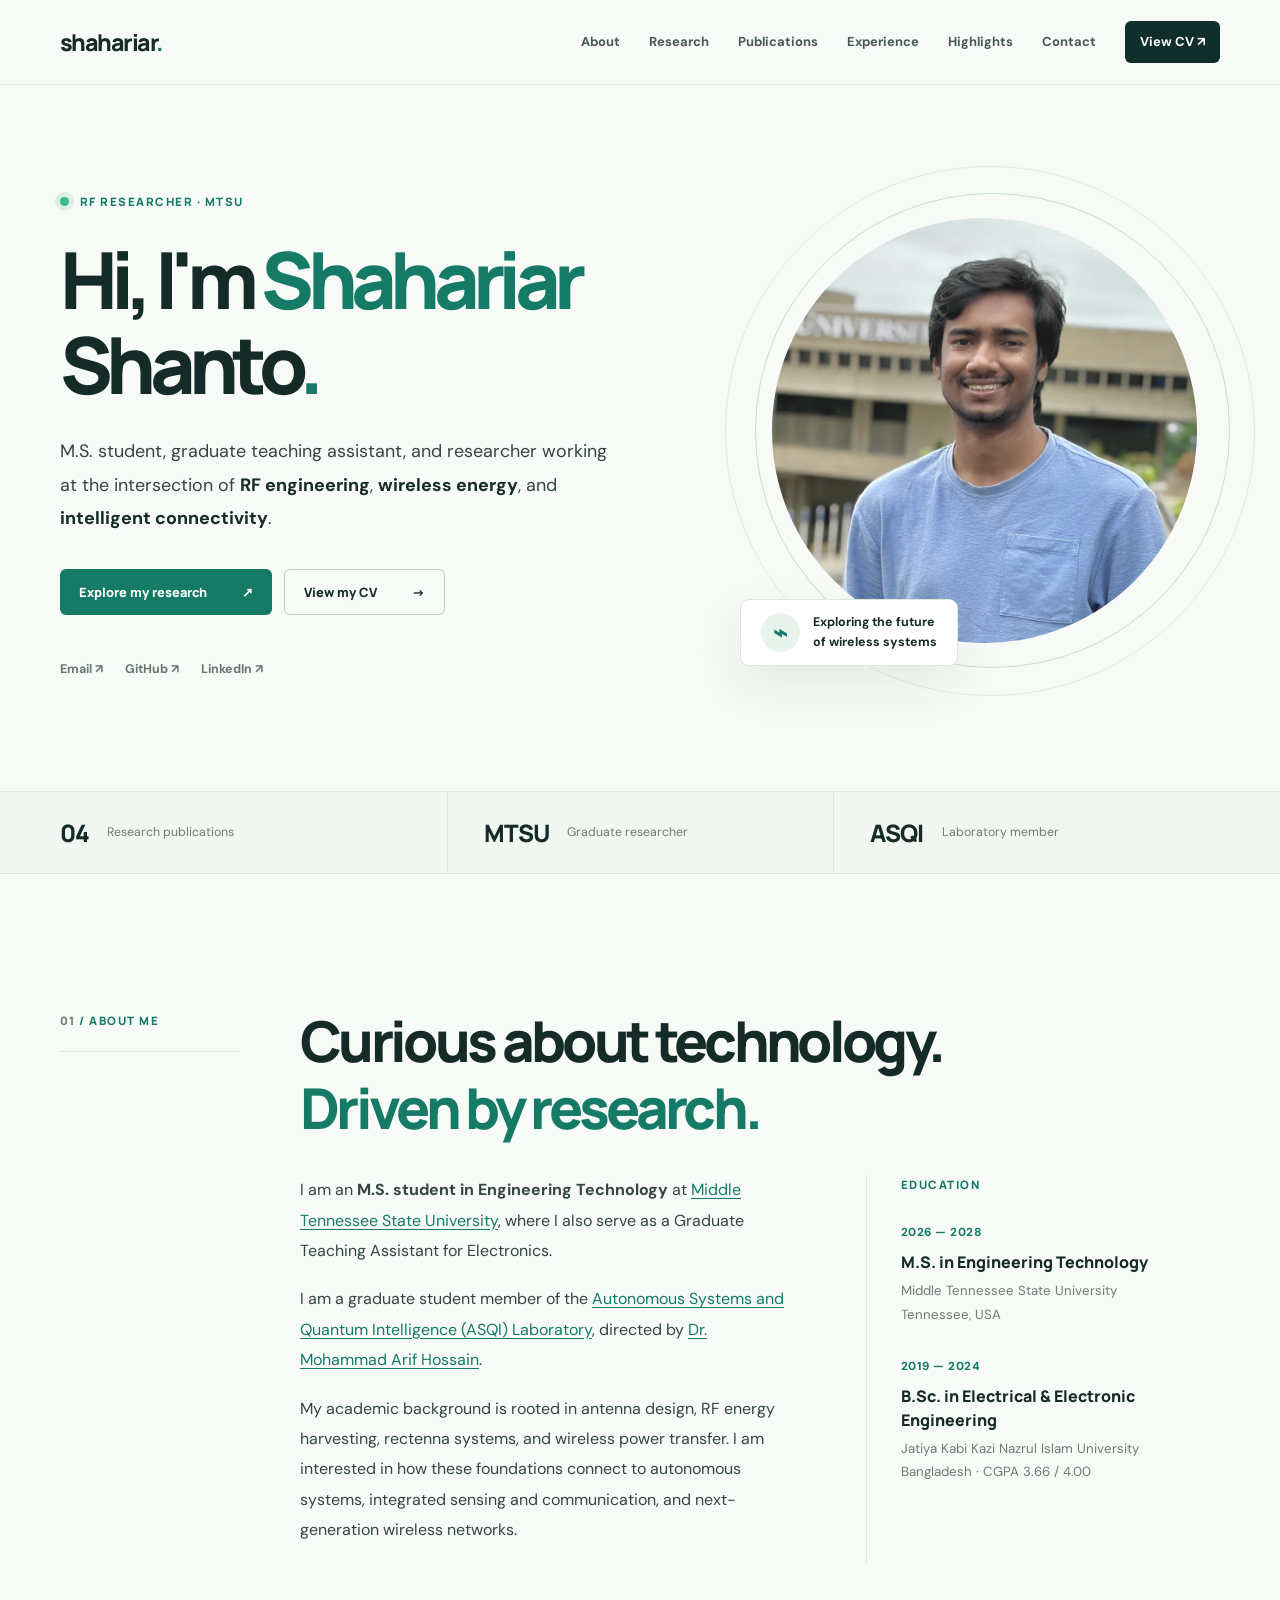
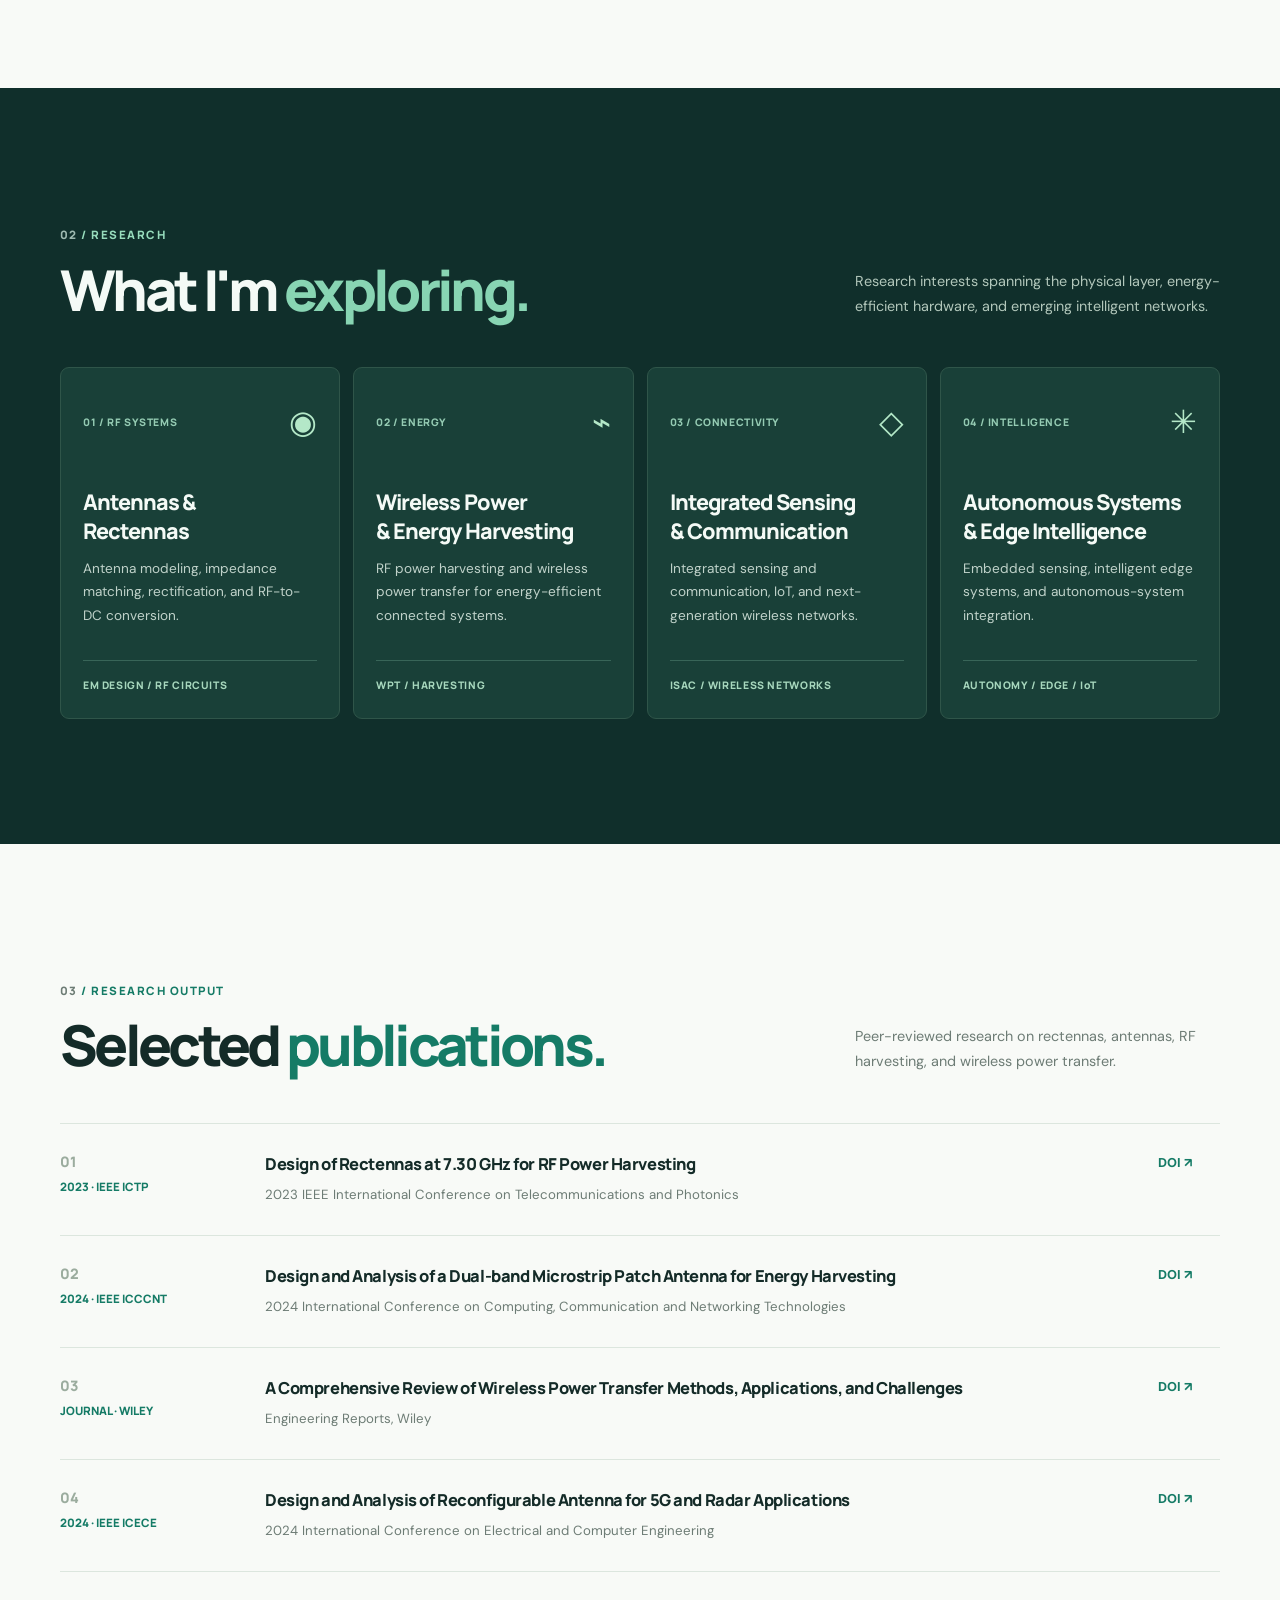
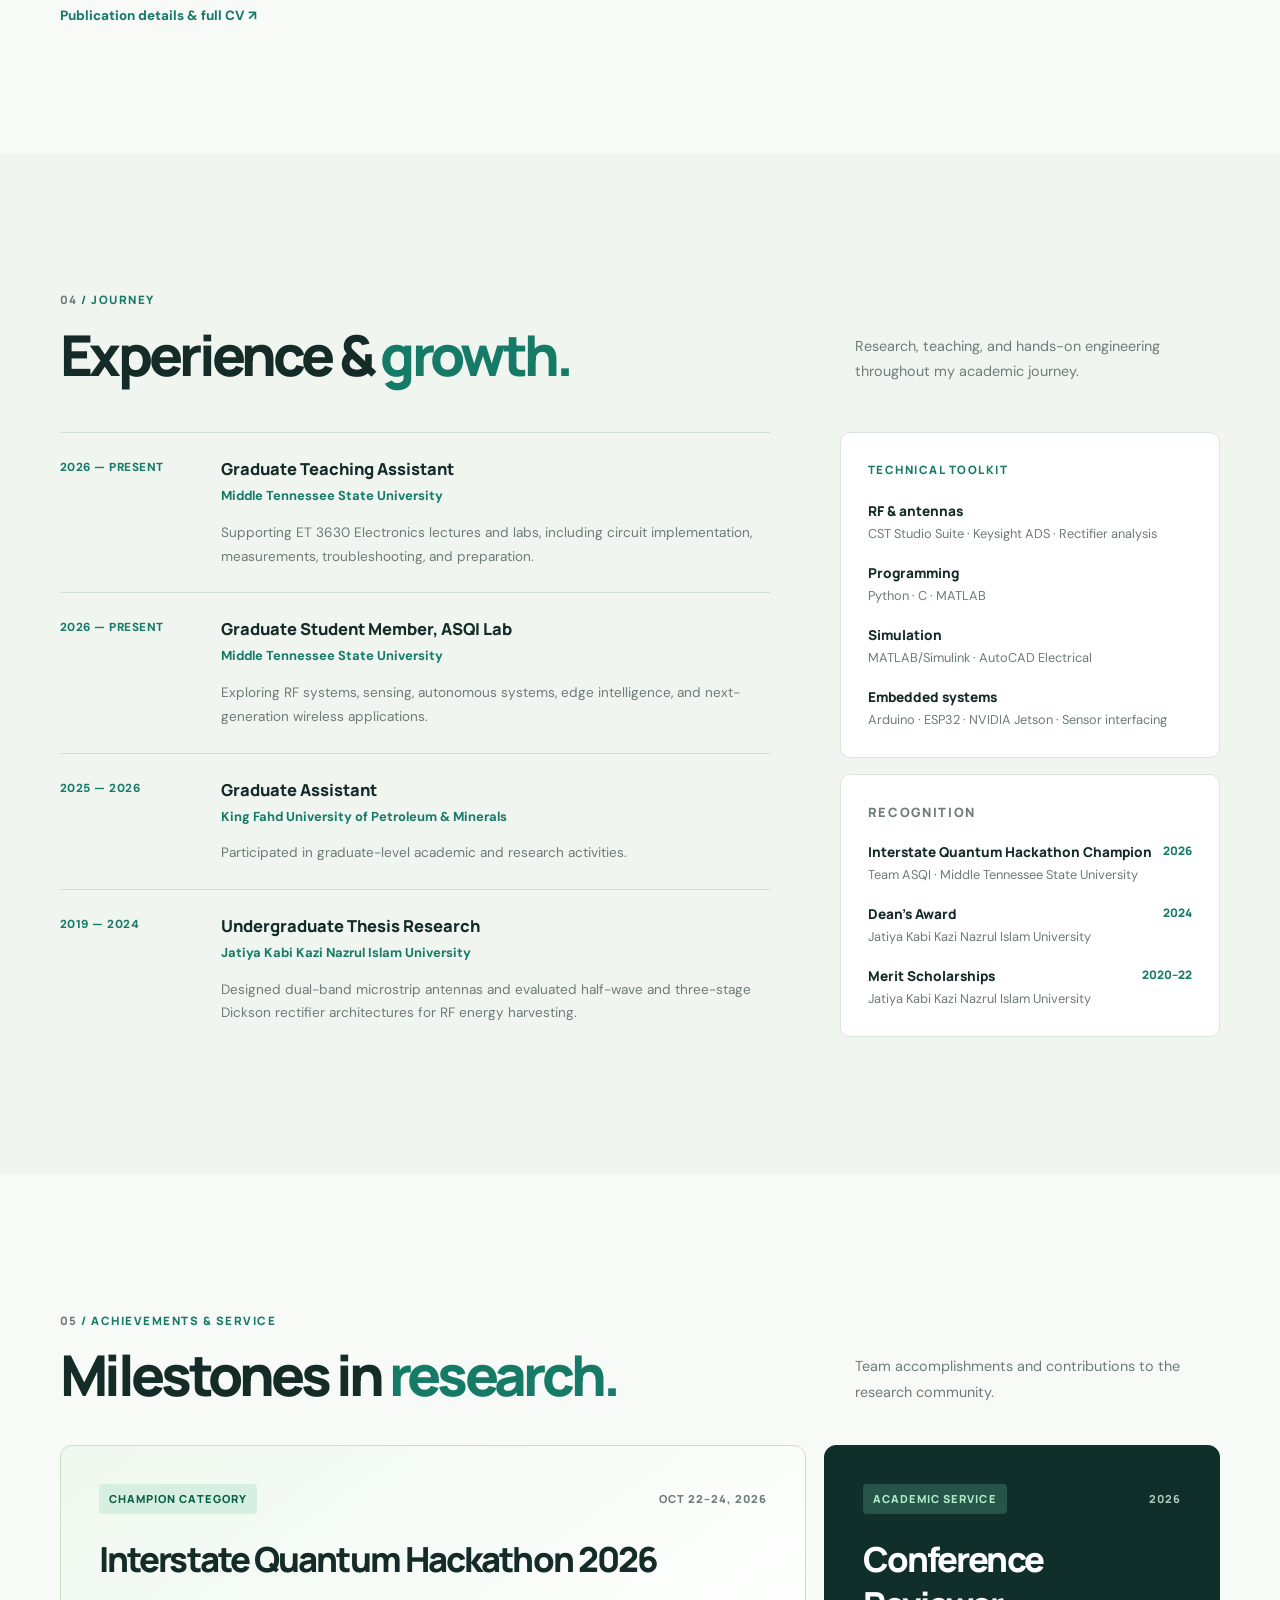
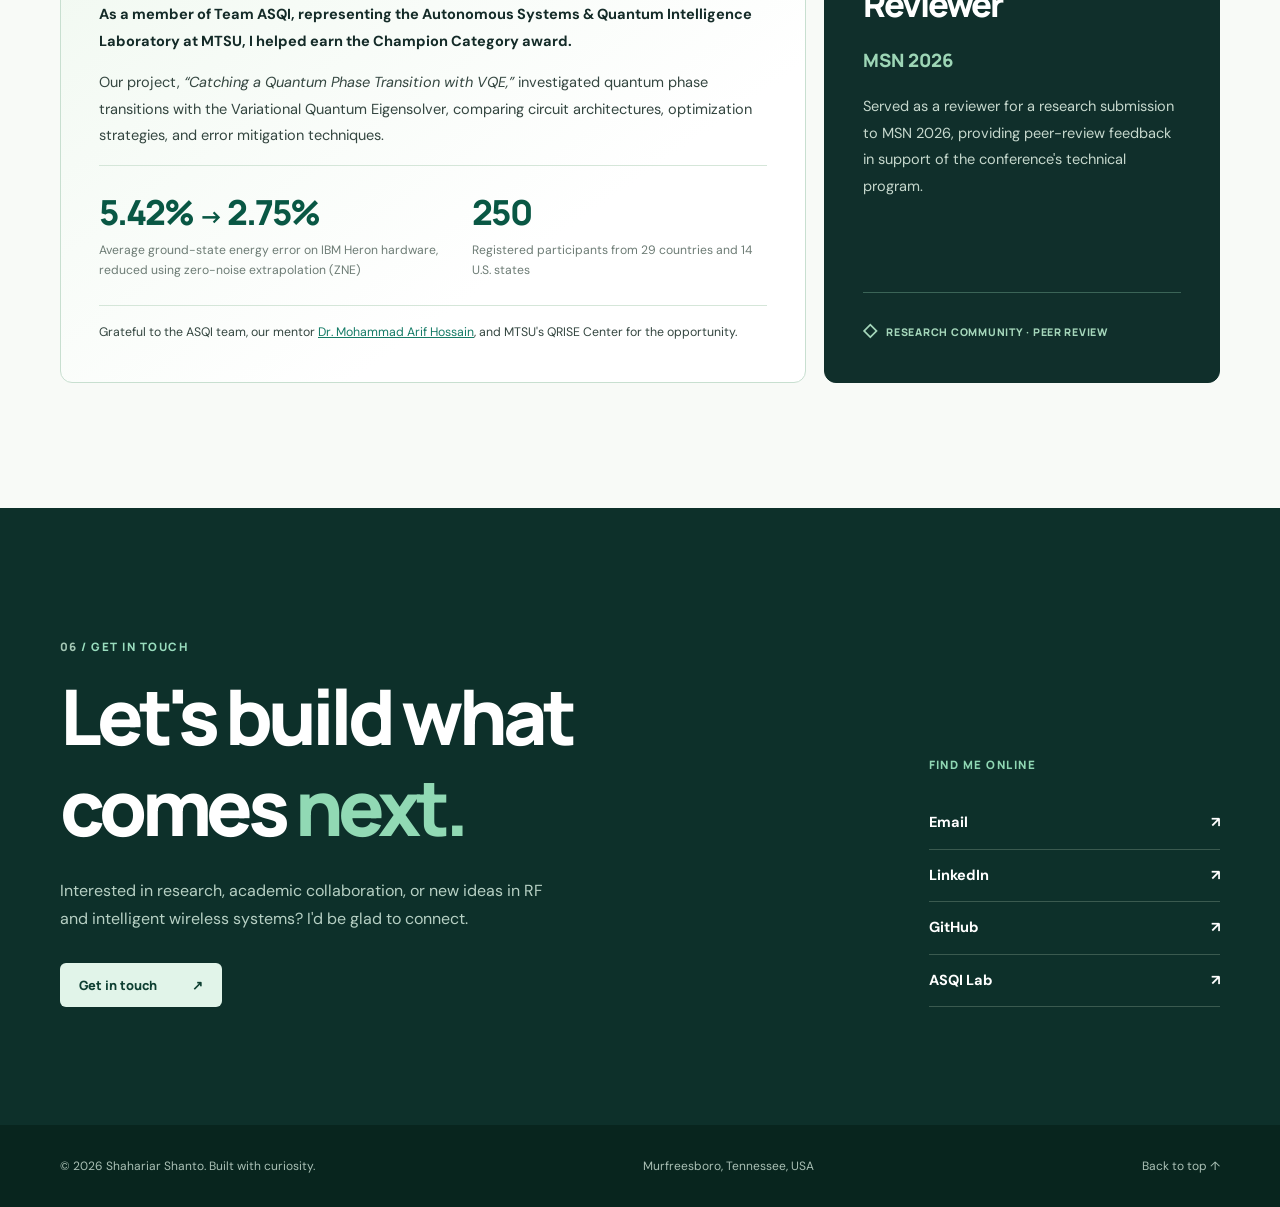
<file: index.html>
<!doctype html>
<html lang="en">
<head>
  <meta charset="utf-8">
  <meta name="viewport" content="width=device-width, initial-scale=1">
  <meta name="color-scheme" content="light">
  <meta name="theme-color" content="#f8faf7">
  <meta name="description" content="Shahariar Shanto is an M.S. student, graduate teaching assistant, and RF researcher at Middle Tennessee State University. Research in antennas, rectennas, RF energy harvesting, ISAC, and intelligent wireless systems.">
  <meta property="og:type" content="website">
  <meta property="og:title" content="Shahariar Shanto | RF Researcher & Graduate Student">
  <meta property="og:description" content="RF systems, antennas, energy harvesting, integrated sensing, and intelligent connectivity.">
  <meta property="og:url" content="https://shahaariar.github.io/shahariar/">
  <meta property="og:image" content="https://shahaariar.github.io/shahariar/assets/shahariar-social-new-2026.jpg">
  <title>Shahariar Shanto | RF Researcher & Graduate Student</title>
  <link rel="icon" href="favicon.svg" type="image/svg+xml">
  <link rel="preconnect" href="https://fonts.googleapis.com">
  <link rel="preconnect" href="https://fonts.gstatic.com" crossorigin>
  <link href="https://fonts.googleapis.com/css2?family=DM+Sans:wght@400;500;600;700&family=Manrope:wght@400;500;600;700;800&display=swap" rel="stylesheet">
  <link rel="stylesheet" href="styles.css">
  <link rel="stylesheet" href="highlights.css">
  <script src="main.js" defer></script>
</head>
<body>
  <a class="skip-link" href="#main">Skip to content</a>
  <header class="site-header" id="top">
    <div class="container header-inner">
      <a class="wordmark" href="#top" aria-label="Shahariar Shanto, back to top">shahariar<span class="wordmark-dot">.</span></a>
      <button class="menu-toggle" type="button" aria-expanded="false" aria-controls="site-nav" aria-label="Open navigation"><span></span><span></span><span></span></button>
      <nav class="site-nav" id="site-nav" aria-label="Main navigation">
        <a href="#about">About</a>
        <a href="#research">Research</a>
        <a href="#publications">Publications</a>
        <a href="#experience">Experience</a>
        <a href="#highlights">Highlights</a>
        <a href="#contact">Contact</a>
        <a class="nav-cv" href="cv.html">View CV <span aria-hidden="true">↗</span></a>
      </nav>
    </div>
  </header>
  <main id="main">
    <section class="hero container" aria-labelledby="hero-title">
      <div class="hero-copy">
        <p class="overline"><span class="status-dot" aria-hidden="true"></span> RF RESEARCHER · MTSU</p>
        <h1 id="hero-title">Hi, I'm <span>Shahariar</span><br>Shanto<span class="period">.</span></h1>
        <p class="hero-description">M.S. student, graduate teaching assistant, and researcher working at the intersection of <strong>RF engineering</strong>, <strong>wireless energy</strong>, and <strong>intelligent connectivity</strong>.</p>
        <div class="hero-actions">
          <a class="btn btn-primary" href="#research">Explore my research <span aria-hidden="true">↗</span></a>
          <a class="btn btn-outline" href="cv.html">View my CV <span aria-hidden="true">→</span></a>
        </div>
        <div class="hero-socials" aria-label="Social links">
          <a href="mailto:shahariar.jkkniu.eee@gmail.com" aria-label="Email Shahariar Shanto">Email <span aria-hidden="true">↗</span></a>
          <a href="https://github.com/shahaariar" target="_blank" rel="noopener noreferrer">GitHub <span aria-hidden="true">↗</span></a>
          <a href="https://www.linkedin.com/in/shahariarshanto/" target="_blank" rel="noopener noreferrer">LinkedIn <span aria-hidden="true">↗</span></a>
        </div>
      </div>
      <div class="hero-visual">
        <div class="portrait-decor decor-a" aria-hidden="true"></div>
        <div class="portrait-decor decor-b" aria-hidden="true"></div>
        <div class="portrait-shape">
          <img src="assets/shahariar-profile-new-2026.webp" alt="Portrait of Shahariar Shanto" width="480" height="480" fetchpriority="high">
        </div>
        <div class="photo-note"><span class="note-icon" aria-hidden="true">⌁</span><span>Exploring the future<br>of wireless systems</span></div>
      </div>
    </section>

    <div class="cred-strip" aria-label="Highlights">
      <div class="container cred-inner">
        <div><span class="cred-number">04</span><span class="cred-label">Research publications</span></div>
        <div><span class="cred-number">MTSU</span><span class="cred-label">Graduate researcher</span></div>
        <div><span class="cred-number">ASQI</span><span class="cred-label">Laboratory member</span></div>
      </div>
    </div>

    <section class="section about-section container" id="about" aria-labelledby="about-title">
      <div class="section-side"><p class="section-tag"><span>01</span> / ABOUT ME</p><div class="aside-rule"></div></div>
      <div class="section-main">
        <h2 id="about-title">Curious about technology.<br><span class="accent-text">Driven by research.</span></h2>
        <div class="about-grid">
          <div class="about-prose">
            <p>I am an <strong>M.S. student in Engineering Technology</strong> at <a href="https://www.mtsu.edu/" target="_blank" rel="noopener noreferrer">Middle Tennessee State University</a>, where I also serve as a Graduate Teaching Assistant for Electronics.</p>
            <p>I am a graduate student member of the <a href="https://ma-hossain.github.io/lab" target="_blank" rel="noopener noreferrer">Autonomous Systems and Quantum Intelligence (ASQI) Laboratory</a>, directed by <a href="https://ma-hossain.github.io/" target="_blank" rel="noopener noreferrer">Dr. Mohammad Arif Hossain</a>.</p>
            <p>My academic background is rooted in antenna design, RF energy harvesting, rectenna systems, and wireless power transfer. I am interested in how these foundations connect to autonomous systems, integrated sensing and communication, and next-generation wireless networks.</p>
          </div>
          <div class="about-detail">
            <p class="mini-heading">EDUCATION</p>
            <div class="degree">
              <span class="degree-date">2026 — 2028</span>
              <h3>M.S. in Engineering Technology</h3>
              <p>Middle Tennessee State University<br>Tennessee, USA</p>
            </div>
            <div class="degree">
              <span class="degree-date">2019 — 2024</span>
              <h3>B.Sc. in Electrical &amp; Electronic Engineering</h3>
              <p>Jatiya Kabi Kazi Nazrul Islam University<br>Bangladesh · CGPA 3.66 / 4.00</p>
            </div>
          </div>
        </div>
      </div>
    </section>

    <section class="section research-section" id="research" aria-labelledby="research-title">
      <div class="container">
        <div class="section-heading">
          <div><p class="section-tag"><span>02</span> / RESEARCH</p><h2 id="research-title">What I'm <span class="accent-text">exploring.</span></h2></div>
          <p>Research interests spanning the physical layer, energy-efficient hardware, and emerging intelligent networks.</p>
        </div>
        <div class="research-grid">
          <article class="research-card"><div class="research-card-top"><span class="card-index">01 / RF SYSTEMS</span><span class="card-symbol" aria-hidden="true">◉</span></div><h3>Antennas &amp;<br>Rectennas</h3><p>Antenna modeling, impedance matching, rectification, and RF-to-DC conversion.</p><div class="card-line"></div><span class="card-foot">EM DESIGN / RF CIRCUITS</span></article>
          <article class="research-card"><div class="research-card-top"><span class="card-index">02 / ENERGY</span><span class="card-symbol" aria-hidden="true">⌁</span></div><h3>Wireless Power<br>&amp; Energy Harvesting</h3><p>RF power harvesting and wireless power transfer for energy-efficient connected systems.</p><div class="card-line"></div><span class="card-foot">WPT / HARVESTING</span></article>
          <article class="research-card"><div class="research-card-top"><span class="card-index">03 / CONNECTIVITY</span><span class="card-symbol" aria-hidden="true">◇</span></div><h3>Integrated Sensing<br>&amp; Communication</h3><p>Integrated sensing and communication, IoT, and next-generation wireless networks.</p><div class="card-line"></div><span class="card-foot">ISAC / WIRELESS NETWORKS</span></article>
          <article class="research-card"><div class="research-card-top"><span class="card-index">04 / INTELLIGENCE</span><span class="card-symbol" aria-hidden="true">✳</span></div><h3>Autonomous Systems<br>&amp; Edge Intelligence</h3><p>Embedded sensing, intelligent edge systems, and autonomous-system integration.</p><div class="card-line"></div><span class="card-foot">AUTONOMY / EDGE / IoT</span></article>
        </div>
      </div>
    </section>

    <section class="section publication-section container" id="publications" aria-labelledby="publications-title">
      <div class="section-heading pub-heading">
        <div><p class="section-tag"><span>03</span> / RESEARCH OUTPUT</p><h2 id="publications-title">Selected <span class="accent-text">publications.</span></h2></div>
        <p>Peer-reviewed research on rectennas, antennas, RF harvesting, and wireless power transfer.</p>
      </div>
      <div class="pub-list">
        <article class="pub-item"><div class="pub-meta"><span>01</span><span>2023 · IEEE ICTP</span></div><div class="pub-body"><h3>Design of Rectennas at 7.30 GHz for RF Power Harvesting</h3><p>2023 IEEE International Conference on Telecommunications and Photonics</p></div><a href="https://doi.org/10.1109/ICTP60248.2023.10490465" target="_blank" rel="noopener noreferrer" aria-label="Read Design of Rectennas at 7.30 GHz for RF Power Harvesting">DOI ↗</a></article>
        <article class="pub-item"><div class="pub-meta"><span>02</span><span>2024 · IEEE ICCCNT</span></div><div class="pub-body"><h3>Design and Analysis of a Dual-band Microstrip Patch Antenna for Energy Harvesting</h3><p>2024 International Conference on Computing, Communication and Networking Technologies</p></div><a href="https://doi.org/10.1109/ICCCNT61001.2024.10725669" target="_blank" rel="noopener noreferrer" aria-label="Read Design and Analysis of a Dual-band Microstrip Patch Antenna for Energy Harvesting">DOI ↗</a></article>
        <article class="pub-item"><div class="pub-meta"><span>03</span><span>JOURNAL · WILEY</span></div><div class="pub-body"><h3>A Comprehensive Review of Wireless Power Transfer Methods, Applications, and Challenges</h3><p>Engineering Reports, Wiley</p></div><a href="https://doi.org/10.1002/eng2.12951" target="_blank" rel="noopener noreferrer" aria-label="Read A Comprehensive Review of Wireless Power Transfer Methods, Applications, and Challenges">DOI ↗</a></article>
        <article class="pub-item"><div class="pub-meta"><span>04</span><span>2024 · IEEE ICECE</span></div><div class="pub-body"><h3>Design and Analysis of Reconfigurable Antenna for 5G and Radar Applications</h3><p>2024 International Conference on Electrical and Computer Engineering</p></div><a href="https://doi.org/10.1109/ICECE64886.2024.11024863" target="_blank" rel="noopener noreferrer" aria-label="Read Design and Analysis of Reconfigurable Antenna for 5G and Radar Applications">DOI ↗</a></article>
      </div>
      <a class="text-link" href="cv.html#cv-publications">Publication details &amp; full CV <span aria-hidden="true">↗</span></a>
    </section>

    <section class="section experience-section" id="experience" aria-labelledby="experience-title">
      <div class="container">
        <div class="section-heading"><div><p class="section-tag"><span>04</span> / JOURNEY</p><h2 id="experience-title">Experience &amp; <span class="accent-text">growth.</span></h2></div><p>Research, teaching, and hands-on engineering throughout my academic journey.</p></div>
        <div class="experience-layout">
          <div class="experience-list">
            <article class="experience-item"><span class="exp-date">2026 — PRESENT</span><div><h3>Graduate Teaching Assistant</h3><p class="exp-org">Middle Tennessee State University</p><p>Supporting ET 3630 Electronics lectures and labs, including circuit implementation, measurements, troubleshooting, and preparation.</p></div></article>
            <article class="experience-item"><span class="exp-date">2026 — PRESENT</span><div><h3>Graduate Student Member, ASQI Lab</h3><p class="exp-org">Middle Tennessee State University</p><p>Exploring RF systems, sensing, autonomous systems, edge intelligence, and next-generation wireless applications.</p></div></article>
            <article class="experience-item"><span class="exp-date">2025 — 2026</span><div><h3>Graduate Assistant</h3><p class="exp-org">King Fahd University of Petroleum &amp; Minerals</p><p>Participated in graduate-level academic and research activities.</p></div></article>
            <article class="experience-item"><span class="exp-date">2019 — 2024</span><div><h3>Undergraduate Thesis Research</h3><p class="exp-org">Jatiya Kabi Kazi Nazrul Islam University</p><p>Designed dual-band microstrip antennas and evaluated half-wave and three-stage Dickson rectifier architectures for RF energy harvesting.</p></div></article>
          </div>
          <aside class="experience-aside">
            <div class="aside-box"><p class="mini-heading">TECHNICAL TOOLKIT</p><div class="skill-group"><h4>RF &amp; antennas</h4><p>CST Studio Suite · Keysight ADS · Rectifier analysis</p></div><div class="skill-group"><h4>Programming</h4><p>Python · C · MATLAB</p></div><div class="skill-group"><h4>Simulation</h4><p>MATLAB/Simulink · AutoCAD Electrical</p></div><div class="skill-group"><h4>Embedded systems</h4><p>Arduino · ESP32 · NVIDIA Jetson · Sensor interfacing</p></div></div>
            <div class="award-box"><p class="mini-heading">RECOGNITION</p><h4>Interstate Quantum Hackathon Champion <span>2026</span></h4><p>Team ASQI · Middle Tennessee State University</p><h4>Dean’s Award <span>2024</span></h4><p>Jatiya Kabi Kazi Nazrul Islam University</p><h4>Merit Scholarships <span>2020–22</span></h4><p>Jatiya Kabi Kazi Nazrul Islam University</p></div>
          </aside>
        </div>
      </div>
    </section>

    <section class="section highlights-section container" id="highlights" aria-labelledby="highlights-title">
      <div class="section-heading">
        <div>
          <p class="section-tag"><span>05</span> / ACHIEVEMENTS &amp; SERVICE</p>
          <h2 id="highlights-title">Milestones in <span class="accent-text">research.</span></h2>
        </div>
        <p>Team accomplishments and contributions to the research community.</p>
      </div>
      <div class="highlights-grid">
        <article class="highlight-card highlight-featured">
          <div class="highlight-topline"><span class="highlight-kicker">CHAMPION CATEGORY</span><span class="highlight-date">OCT 22–24, 2026</span></div>
          <h3>Interstate Quantum Hackathon 2026</h3>
          <p class="highlight-lede">As a member of Team ASQI, representing the Autonomous Systems &amp; Quantum Intelligence Laboratory at MTSU, I helped earn the Champion Category award.</p>
          <p>Our project, <em>“Catching a Quantum Phase Transition with VQE,”</em> investigated quantum phase transitions with the Variational Quantum Eigensolver, comparing circuit architectures, optimization strategies, and error mitigation techniques.</p>
          <div class="highlight-stats">
            <div><strong>5.42% <span aria-label="to">→</span> 2.75%</strong><span>Average ground-state energy error on IBM Heron hardware, reduced using zero-noise extrapolation (ZNE)</span></div>
            <div><strong>250</strong><span>Registered participants from 29 countries and 14 U.S. states</span></div>
          </div>
          <p class="highlight-credit">Grateful to the ASQI team, our mentor <a href="https://ma-hossain.github.io/" target="_blank" rel="noopener noreferrer">Dr. Mohammad Arif Hossain</a>, and MTSU's QRISE Center for the opportunity.</p>
        </article>
        <article class="highlight-card highlight-service">
          <div class="highlight-topline"><span class="highlight-kicker">ACADEMIC SERVICE</span><span class="highlight-date">2026</span></div>
          <h3>Conference Reviewer</h3>
          <p class="highlight-service-name">MSN 2026</p>
          <p>Served as a reviewer for a research submission to MSN 2026, providing peer-review feedback in support of the conference's technical program.</p>
          <div class="highlight-service-footer"><span aria-hidden="true">◇</span> RESEARCH COMMUNITY · PEER REVIEW</div>
        </article>
      </div>
    </section>

    <section class="contact-section" id="contact" aria-labelledby="contact-title">
      <div class="container contact-inner">
        <div><p class="section-tag"><span>06</span> / GET IN TOUCH</p><h2 id="contact-title">Let's build what<br>comes <em>next.</em></h2><p>Interested in research, academic collaboration, or new ideas in RF and intelligent wireless systems? I'd be glad to connect.</p><a class="btn btn-light" href="mailto:shahariar.jkkniu.eee@gmail.com?subject=Research%20collaboration">Get in touch <span aria-hidden="true">↗</span></a></div>
        <div class="contact-side"><p class="mini-heading">FIND ME ONLINE</p><a href="mailto:shahariar.jkkniu.eee@gmail.com">Email <span aria-hidden="true">↗</span></a><a href="https://www.linkedin.com/in/shahariarshanto/" target="_blank" rel="noopener noreferrer">LinkedIn <span aria-hidden="true">↗</span></a><a href="https://github.com/shahaariar" target="_blank" rel="noopener noreferrer">GitHub <span aria-hidden="true">↗</span></a><a href="https://ma-hossain.github.io/lab" target="_blank" rel="noopener noreferrer">ASQI Lab <span aria-hidden="true">↗</span></a></div>
      </div>
    </section>
  </main>
  <footer class="site-footer"><div class="container footer-inner"><span>© 2026 Shahariar Shanto. Built with curiosity.</span><span>Murfreesboro, Tennessee, USA</span><a href="#top">Back to top ↑</a></div></footer>
</body>
</html>
</file>
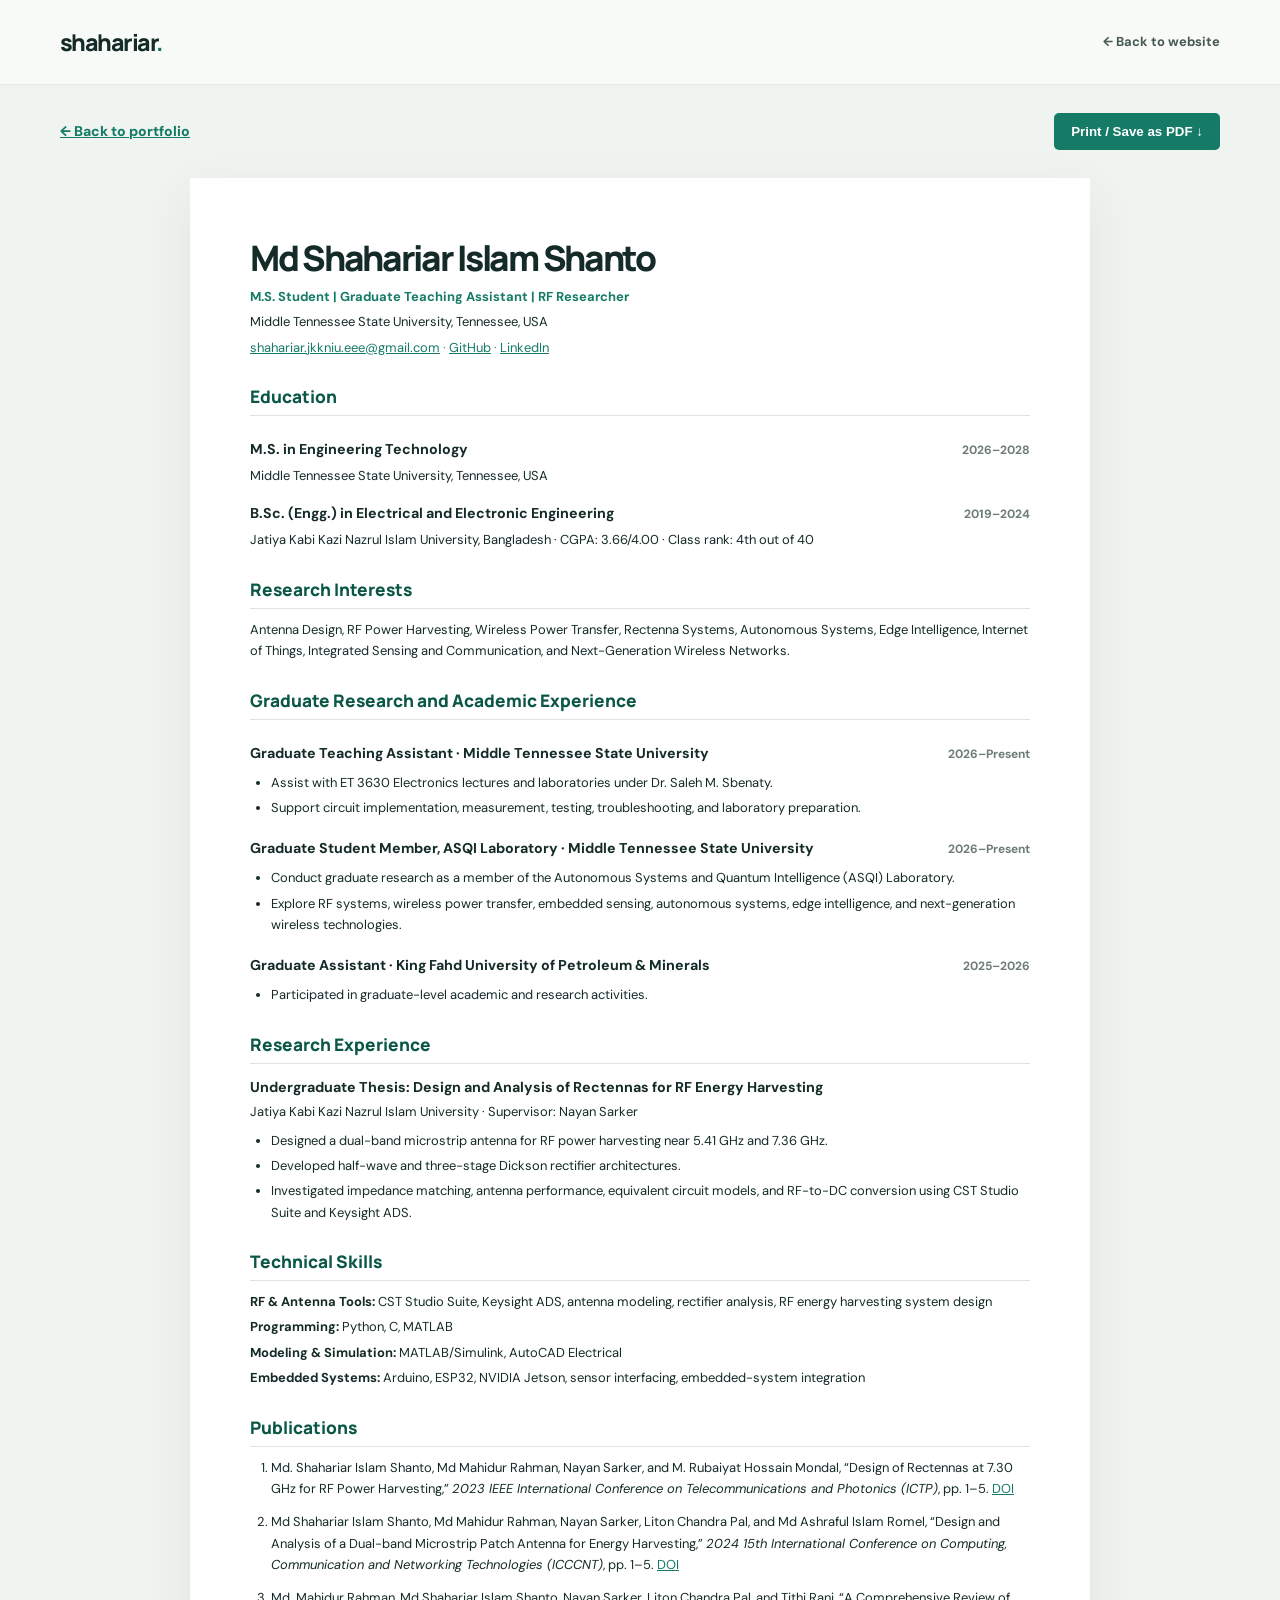
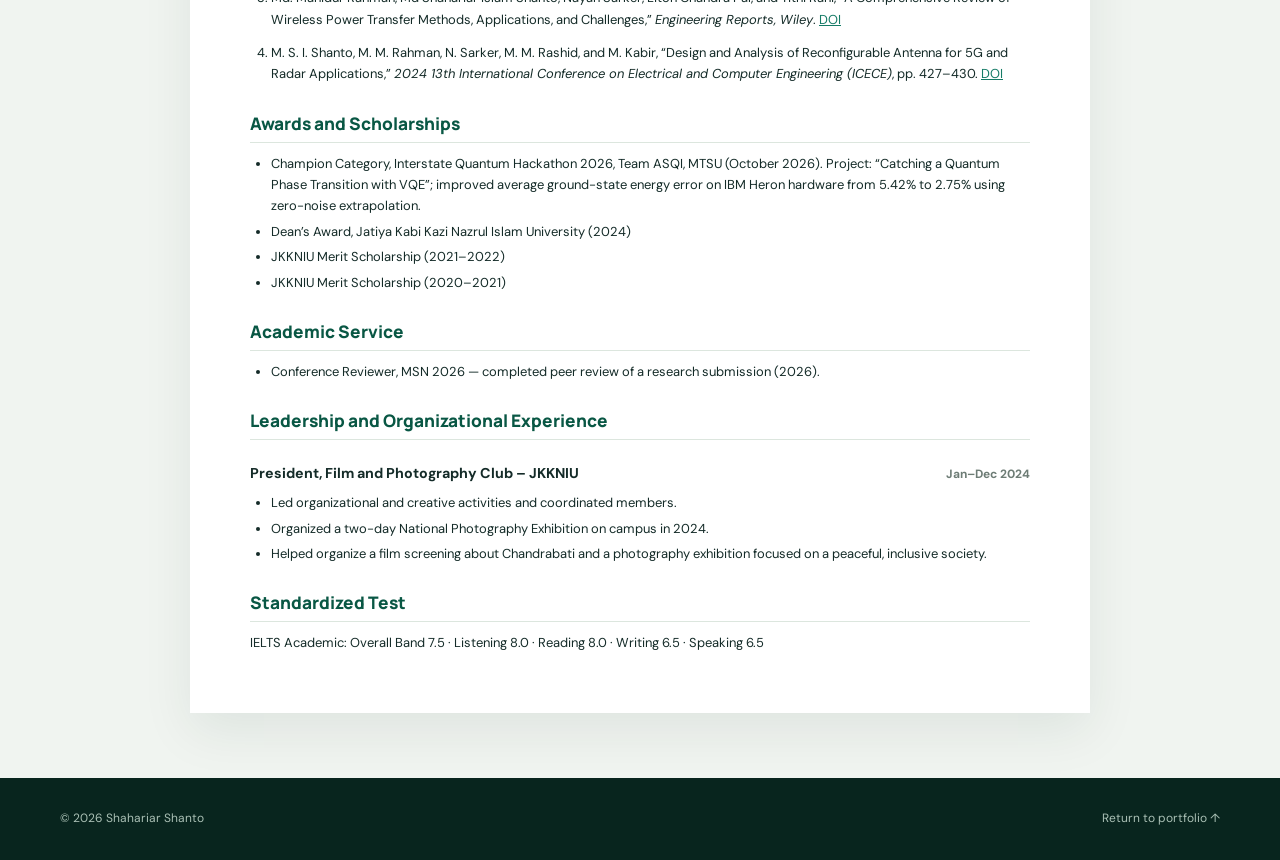
<file: cv.html>
<!doctype html><html lang="en"><head><meta charset="utf-8"><meta name="viewport" content="width=device-width,initial-scale=1"><meta name="description" content="Academic curriculum vitae of Md Shahariar Islam Shanto."><title>Curriculum Vitae | Shahariar Shanto</title><link rel="icon" href="favicon.svg" type="image/svg+xml"><link rel="preconnect" href="https://fonts.googleapis.com"><link href="https://fonts.googleapis.com/css2?family=DM+Sans:wght@400;500;600;700&family=Manrope:wght@400;600;700;800&display=swap" rel="stylesheet"><link rel="stylesheet" href="styles.css"></head><body class="cv-page"><a class="skip-link" href="#cv-main">Skip to CV</a><header class="site-header"><div class="container header-inner"><a class="wordmark" href="index.html">shahariar<span class="wordmark-dot">.</span></a><nav class="site-nav is-open" aria-label="CV navigation"><a href="index.html">← Back to website</a></nav></div></header><main id="cv-main"><div class="container cv-toolbar"><a href="index.html">← Back to portfolio</a><button type="button" onclick="window.print()">Print / Save as PDF ↓</button></div><article class="cv-sheet"><header><h1>Md Shahariar Islam Shanto</h1><p class="cv-subtitle">M.S. Student | Graduate Teaching Assistant | RF Researcher</p><p>Middle Tennessee State University, Tennessee, USA</p><p class="cv-contact"><a href="mailto:shahariar.jkkniu.eee@gmail.com">shahariar.jkkniu.eee@gmail.com</a> · <a href="https://github.com/shahaariar">GitHub</a> · <a href="https://www.linkedin.com/in/shahariarshanto/">LinkedIn</a></p></header><section><h2>Education</h2><div class="cv-heading-line"><h3>M.S. in Engineering Technology</h3><span class="cv-dates">2026–2028</span></div><p>Middle Tennessee State University, Tennessee, USA</p><div class="cv-heading-line"><h3>B.Sc. (Engg.) in Electrical and Electronic Engineering</h3><span class="cv-dates">2019–2024</span></div><p>Jatiya Kabi Kazi Nazrul Islam University, Bangladesh · CGPA: 3.66/4.00 · Class rank: 4th out of 40</p></section><section><h2>Research Interests</h2><p>Antenna Design, RF Power Harvesting, Wireless Power Transfer, Rectenna Systems, Autonomous Systems, Edge Intelligence, Internet of Things, Integrated Sensing and Communication, and Next-Generation Wireless Networks.</p></section><section><h2>Graduate Research and Academic Experience</h2><div class="cv-heading-line"><h3>Graduate Teaching Assistant · Middle Tennessee State University</h3><span class="cv-dates">2026–Present</span></div><ul><li>Assist with ET 3630 Electronics lectures and laboratories under Dr. Saleh M. Sbenaty.</li><li>Support circuit implementation, measurement, testing, troubleshooting, and laboratory preparation.</li></ul><div class="cv-heading-line"><h3>Graduate Student Member, ASQI Laboratory · Middle Tennessee State University</h3><span class="cv-dates">2026–Present</span></div><ul><li>Conduct graduate research as a member of the Autonomous Systems and Quantum Intelligence (ASQI) Laboratory.</li><li>Explore RF systems, wireless power transfer, embedded sensing, autonomous systems, edge intelligence, and next-generation wireless technologies.</li></ul><div class="cv-heading-line"><h3>Graduate Assistant · King Fahd University of Petroleum &amp; Minerals</h3><span class="cv-dates">2025–2026</span></div><ul><li>Participated in graduate-level academic and research activities.</li></ul></section><section><h2>Research Experience</h2><h3>Undergraduate Thesis: Design and Analysis of Rectennas for RF Energy Harvesting</h3><p>Jatiya Kabi Kazi Nazrul Islam University · Supervisor: Nayan Sarker</p><ul><li>Designed a dual-band microstrip antenna for RF power harvesting near 5.41 GHz and 7.36 GHz.</li><li>Developed half-wave and three-stage Dickson rectifier architectures.</li><li>Investigated impedance matching, antenna performance, equivalent circuit models, and RF-to-DC conversion using CST Studio Suite and Keysight ADS.</li></ul></section><section><h2>Technical Skills</h2><p><strong>RF &amp; Antenna Tools:</strong> CST Studio Suite, Keysight ADS, antenna modeling, rectifier analysis, RF energy harvesting system design</p><p><strong>Programming:</strong> Python, C, MATLAB</p><p><strong>Modeling &amp; Simulation:</strong> MATLAB/Simulink, AutoCAD Electrical</p><p><strong>Embedded Systems:</strong> Arduino, ESP32, NVIDIA Jetson, sensor interfacing, embedded-system integration</p></section><section id="cv-publications"><h2>Publications</h2><ol class="cv-list"><li>Md. Shahariar Islam Shanto, Md Mahidur Rahman, Nayan Sarker, and M. Rubaiyat Hossain Mondal, “Design of Rectennas at 7.30 GHz for RF Power Harvesting,” <em>2023 IEEE International Conference on Telecommunications and Photonics (ICTP)</em>, pp. 1–5. <a href="https://doi.org/10.1109/ICTP60248.2023.10490465">DOI</a></li><li>Md Shahariar Islam Shanto, Md Mahidur Rahman, Nayan Sarker, Liton Chandra Pal, and Md Ashraful Islam Romel, “Design and Analysis of a Dual-band Microstrip Patch Antenna for Energy Harvesting,” <em>2024 15th International Conference on Computing, Communication and Networking Technologies (ICCCNT)</em>, pp. 1–5. <a href="https://doi.org/10.1109/ICCCNT61001.2024.10725669">DOI</a></li><li>Md. Mahidur Rahman, Md Shahariar Islam Shanto, Nayan Sarker, Liton Chandra Pal, and Tithi Rani, “A Comprehensive Review of Wireless Power Transfer Methods, Applications, and Challenges,” <em>Engineering Reports, Wiley</em>. <a href="https://doi.org/10.1002/eng2.12951">DOI</a></li><li>M. S. I. Shanto, M. M. Rahman, N. Sarker, M. M. Rashid, and M. Kabir, “Design and Analysis of Reconfigurable Antenna for 5G and Radar Applications,” <em>2024 13th International Conference on Electrical and Computer Engineering (ICECE)</em>, pp. 427–430. <a href="https://doi.org/10.1109/ICECE64886.2024.11024863">DOI</a></li></ol></section><section><h2>Awards and Scholarships</h2><ul><li>Champion Category, Interstate Quantum Hackathon 2026, Team ASQI, MTSU (October 2026). Project: “Catching a Quantum Phase Transition with VQE”; improved average ground-state energy error on IBM Heron hardware from 5.42% to 2.75% using zero-noise extrapolation.</li><li>Dean’s Award, Jatiya Kabi Kazi Nazrul Islam University (2024)</li><li>JKKNIU Merit Scholarship (2021–2022)</li><li>JKKNIU Merit Scholarship (2020–2021)</li></ul></section><section><h2>Academic Service</h2><ul><li>Conference Reviewer, MSN 2026 — completed peer review of a research submission (2026).</li></ul></section><section><h2>Leadership and Organizational Experience</h2><div class="cv-heading-line"><h3>President, Film and Photography Club – JKKNIU</h3><span class="cv-dates">Jan–Dec 2024</span></div><ul><li>Led organizational and creative activities and coordinated members.</li><li>Organized a two-day National Photography Exhibition on campus in 2024.</li><li>Helped organize a film screening about Chandrabati and a photography exhibition focused on a peaceful, inclusive society.</li></ul></section><section><h2>Standardized Test</h2><p>IELTS Academic: Overall Band 7.5 · Listening 8.0 · Reading 8.0 · Writing 6.5 · Speaking 6.5</p></section></article></main><footer class="site-footer"><div class="container footer-inner"><span>© 2026 Shahariar Shanto</span><a href="index.html">Return to portfolio ↑</a></div></footer></body></html>
</file>
<file: styles.css>
:root{--bg:#f8faf7;--paper:#fff;--ink:#142b28;--text:#344640;--muted:#6d7c75;--accent:#157b66;--accent-dark:#095744;--pale:#e8f3ec;--line:#dce6de;--navy:#102f2b;--shadow:0 18px 48px rgba(10,46,36,.08)}*{box-sizing:border-box}html{scroll-behavior:smooth;scroll-padding-top:90px}body{margin:0;background:var(--bg);color:var(--ink);font:16px/1.75 "DM Sans",sans-serif;-webkit-font-smoothing:antialiased}a{color:inherit}a:focus-visible,button:focus-visible{outline:3px solid #38b58e;outline-offset:4px}img{max-width:100%}.container{width:min(1160px,calc(100% - 64px));margin-inline:auto}.skip-link{position:absolute;top:-70px;left:12px;background:#fff;padding:10px;z-index:200}.skip-link:focus{top:10px}.site-header{position:sticky;top:0;z-index:100;background:rgba(248,250,247,.95);backdrop-filter:blur(14px);border-bottom:1px solid rgba(220,230,222,.7)}.header-inner{min-height:84px;display:flex;justify-content:space-between;align-items:center;gap:24px}.wordmark{font:800 1.45rem "Manrope",sans-serif;text-decoration:none;letter-spacing:-.065em}.wordmark-dot,.period,.accent-text{color:var(--accent)}.site-nav{display:flex;align-items:center;gap:29px}.site-nav a{text-decoration:none;font-size:.81rem;font-weight:700;color:#465952}.site-nav a:hover,.hero-socials a:hover,.text-link:hover{color:var(--accent)}.site-nav .nav-cv{background:var(--navy);color:white;padding:10px 15px;border-radius:6px}.site-nav .nav-cv:hover{color:white;background:var(--accent-dark)}.menu-toggle{display:none}.hero{display:grid;grid-template-columns:1.15fr .85fr;align-items:center;min-height:674px;gap:54px;padding-block:95px 110px}.overline,.section-tag,.mini-heading{font-family:Manrope,sans-serif;font-size:.72rem;letter-spacing:.13em;font-weight:800;text-transform:uppercase}.overline{color:var(--accent);display:flex;align-items:center;gap:11px}.status-dot{height:9px;width:9px;border-radius:100%;background:#38b98f;box-shadow:0 0 0 5px #dcefe5}.hero h1{font:800 clamp(3.55rem,6.15vw,6rem)/1.085 Manrope,sans-serif;letter-spacing:-.085em;margin:25px 0 28px}.hero h1>span:first-child{color:var(--accent)}.hero-description{font-size:1.12rem;color:var(--text);max-width:565px;line-height:1.86}.hero-description strong{font-weight:700;color:var(--ink)}.hero-actions{display:flex;gap:12px;flex-wrap:wrap;margin-top:34px}.btn{display:inline-flex;align-items:center;justify-content:space-between;gap:35px;padding:13px 19px;font:.8rem Manrope,sans-serif;font-weight:800;text-decoration:none;border-radius:6px;transition:transform .2s,background .2s}.btn:hover{transform:translateY(-2px)}.btn-primary{background:var(--accent);color:white}.btn-primary:hover{background:var(--accent-dark)}.btn-outline{border:1px solid #bfcfc4;color:var(--ink)}.btn-outline:hover{border-color:var(--accent)}.hero-socials{margin-top:44px;display:flex;gap:22px;flex-wrap:wrap}.hero-socials a{font-size:.78rem;font-weight:700;text-decoration:none;color:#657870}.hero-visual{position:relative;min-height:435px;display:flex;align-items:center;justify-content:center}.portrait-shape{position:relative;width:min(100%,425px);aspect-ratio:1;border-radius:50%;background:#e8efe9;overflow:hidden;z-index:2}.portrait-shape img{display:block;width:100%;height:100%;object-fit:cover;object-position:center;background:#fff}.portrait-decor{position:absolute;border:1px solid #c5dfd1;border-radius:50%}.decor-a{width:475px;height:475px;right:-10px;top:-20px}.decor-b{width:530px;height:530px;right:-35px;top:-47px;opacity:.5}.photo-note{position:absolute;bottom:-18px;left:-10px;z-index:3;display:flex;align-items:center;gap:13px;border:1px solid #dce8dc;padding:13px 20px;background:#fff;box-shadow:var(--shadow);border-radius:9px;font-size:.78rem;font-weight:700;line-height:1.55}.note-icon{display:grid;place-items:center;font-size:1.5rem;width:39px;height:39px;border-radius:50%;background:var(--pale);color:var(--accent)}.cred-strip{border-block:1px solid var(--line);background:#f1f6f0}.cred-inner{display:grid;grid-template-columns:repeat(3,1fr)}.cred-inner>div{padding:24px 36px;display:flex;gap:18px;align-items:center}.cred-inner>div:first-child{padding-left:0}.cred-inner>div+div{border-left:1px solid var(--line)}.cred-number{font:800 1.5rem Manrope,sans-serif;letter-spacing:-.04em}.cred-label{font-size:.77rem;color:var(--muted);line-height:1.4}.section{padding-block:125px}.about-section{display:grid;grid-template-columns:180px minmax(0,1fr);gap:60px}.section-tag{color:var(--accent)}.section-tag span{color:var(--muted)}.aside-rule{height:1px;background:var(--line);margin-top:20px}.section h2,.contact-section h2{font:800 clamp(2.3rem,4.4vw,4.25rem)/1.18 Manrope,sans-serif;letter-spacing:-.065em;margin:9px 0 34px}.about-grid{display:grid;grid-template-columns:1.12fr .8fr;gap:70px}.about-prose p{margin-top:0;margin-bottom:18px;color:var(--text);line-height:1.9}.about-prose a{color:var(--accent);text-underline-offset:3px}.about-detail{border-left:1px solid var(--line);padding-left:34px}.mini-heading{color:var(--accent);margin:0 0 22px}.degree+.degree{margin-top:25px}.degree-date,.exp-date{font-size:.73rem;color:var(--accent);font-weight:800;letter-spacing:.04em}.degree h3{font:800 1rem/1.5 Manrope,sans-serif;margin:5px 0}.degree p{font-size:.83rem;color:var(--muted);margin:2px 0}.research-section{background:var(--navy);color:#f4faf6}.section-heading{display:flex;align-items:end;justify-content:space-between;gap:50px;margin-bottom:44px}.section-heading h2{margin-bottom:0}.section-heading>p{font-size:.9rem;max-width:365px;color:var(--muted);margin:0 0 4px}.research-section .section-heading>p{color:#b2c7bb}.research-section .accent-text{color:#88d5b3}.research-section .section-tag{color:#97dcbc}.research-section .section-tag span{color:#9fbab1}.research-grid{display:grid;grid-template-columns:repeat(4,minmax(0,1fr));gap:13px}.research-card{min-height:352px;background:#194038;border:1px solid #2f5549;border-radius:9px;padding:26px 22px;display:flex;flex-direction:column;transition:transform .2s,background .2s}.research-card:hover{transform:translateY(-5px);background:#204c41}.research-card-top{display:flex;justify-content:space-between;align-items:center;gap:10px}.card-index,.card-foot{font:.65rem Manrope,sans-serif;font-weight:800;letter-spacing:.06em;color:#95cbb3}.card-symbol{font-size:2rem;color:#b4e8c8}.research-card h3{font:800 1.35rem/1.32 Manrope,sans-serif;letter-spacing:-.045em;margin:38px 0 12px}.research-card p{font-size:.85rem;color:#c0d2ca;line-height:1.72;margin:0 0 16px}.card-line{margin-top:auto;height:1px;background:#386558}.card-foot{margin-top:17px;color:#a7d7bd}.pub-list{border-top:1px solid var(--line)}.pub-item{display:grid;grid-template-columns:180px minmax(0,1fr) 62px;gap:25px;align-items:start;padding:28px 0;border-bottom:1px solid var(--line)}.pub-meta{display:flex;flex-direction:column;gap:8px;font:.72rem Manrope,sans-serif;font-weight:800;color:var(--accent)}.pub-meta span:first-child{font-size:.9rem;color:#9bac9e}.pub-body h3{font:800 1.03rem/1.5 Manrope,sans-serif;letter-spacing:-.026em;margin:0 0 7px}.pub-body p{font-size:.83rem;color:var(--muted);margin:0}.pub-item>a{font-weight:800;font-size:.8rem;text-decoration:none;color:var(--accent);white-space:nowrap}.text-link{display:inline-block;text-decoration:none;color:var(--accent);font-size:.84rem;font-weight:800;margin-top:32px}.experience-section{background:#f0f5ef}.experience-layout{display:grid;grid-template-columns:1.4fr .75fr;gap:70px}.experience-item{border-top:1px solid #d2dfd5;display:grid;grid-template-columns:145px 1fr;gap:16px;padding:24px 0}.experience-item h3{font:800 1.03rem Manrope,sans-serif;margin:0}.exp-org{font-size:.81rem;color:var(--accent);font-weight:700;margin:5px 0 13px}.experience-item div>p:last-child{font-size:.85rem;color:var(--muted);margin:0}.aside-box,.award-box{background:#fff;border:1px solid var(--line);border-radius:10px;padding:27px}.award-box{margin-top:16px}.skill-group+.skill-group{margin-top:19px}.skill-group h4,.award-box h4{font:.85rem Manrope,sans-serif;font-weight:800;margin:0 0 3px}.skill-group p,.award-box p{font-size:.8rem;color:var(--muted);margin:0;line-height:1.7}.award-box h4{display:flex;justify-content:space-between;gap:8px;margin-top:19px}.award-box h4 span{color:var(--accent);font-size:.73rem}.contact-section{background:#0d302a;color:white;padding-block:118px}.contact-inner{display:grid;grid-template-columns:1.45fr .55fr;gap:100px}.contact-section .section-tag{color:#99ddbe}.contact-section .section-tag span{color:#a4c6b4}.contact-section h2{font-size:clamp(3rem,6vw,5.6rem);margin:14px 0 25px}.contact-section h2 em{font-style:normal;color:#91d9b4}.contact-inner>div:first-child>p:not(.section-tag){color:#b7d0c4;max-width:500px;margin-bottom:30px}.btn-light{background:#e1f4e9;color:#0e3f32}.btn-light:hover{background:white}.contact-side{align-self:end}.contact-side .mini-heading{color:#8fd7b3}.contact-side>a{display:flex;justify-content:space-between;text-decoration:none;padding:13px 0;border-bottom:1px solid #3a5a4f;font-size:.91rem;font-weight:700}.contact-side>a:hover{color:#9ce0b9}.site-footer{background:#08251e;color:#aac0b5}.footer-inner{min-height:82px;display:flex;justify-content:space-between;align-items:center;gap:18px;font-size:.75rem}.footer-inner a{text-decoration:none}.cv-page{background:#f0f4f0}.cv-toolbar{display:flex;justify-content:space-between;align-items:center;padding-block:28px;gap:15px}.cv-toolbar a{color:var(--accent);font-size:.88rem;font-weight:800}.cv-toolbar button{border:0;background:var(--accent);color:white;padding:11px 17px;border-radius:5px;font-weight:800;cursor:pointer}.cv-sheet{width:min(900px,calc(100% - 48px));background:#fff;margin:0 auto 65px;padding:55px 60px;box-shadow:var(--shadow)}.cv-sheet h1{font:800 2.2rem Manrope,sans-serif;letter-spacing:-.065em;margin:0}.cv-subtitle{color:var(--accent);font-size:.91rem;font-weight:700;margin:6px 0}.cv-sheet a{color:var(--accent)}.cv-contact{font-size:.78rem;color:var(--muted)}.cv-sheet h2{font:800 1.08rem Manrope,sans-serif;letter-spacing:0;margin:27px 0 10px;padding-bottom:7px;border-bottom:1px solid var(--line);color:var(--accent-dark)}.cv-sheet h3{font-size:.89rem;margin:13px 0 4px;line-height:1.45}.cv-sheet p,.cv-sheet li{font-size:.81rem;line-height:1.65;margin:4px 0}.cv-sheet ul,.cv-sheet ol{padding-left:21px;margin:7px 0}.cv-sheet .cv-dates{font-size:.75rem;color:var(--muted);font-weight:700}.cv-sheet .cv-list>li{margin-bottom:12px}.cv-sheet .cv-heading-line{display:flex;align-items:baseline;justify-content:space-between;gap:10px}.cv-sheet .cv-heading-line h3{margin-bottom:0}@media(max-width:1020px){.hero{gap:20px}.decor-b{display:none}.decor-a{width:100%;height:auto;aspect-ratio:1;right:0;top:10px}.research-grid{grid-template-columns:repeat(2,1fr)}.research-card{min-height:300px}.about-section{grid-template-columns:145px 1fr;gap:28px}.about-grid{gap:32px}.experience-layout{gap:35px}}@media(max-width:720px){.container{width:min(100% - 36px,1160px)}.header-inner{min-height:69px}.menu-toggle{display:flex;flex-direction:column;justify-content:center;gap:5px;align-items:center;width:43px;height:42px;background:none;border:1px solid var(--line);border-radius:6px;cursor:pointer}.menu-toggle span{display:block;width:19px;height:2px;background:var(--ink)}.site-nav{display:none;position:absolute;top:69px;left:0;right:0;background:var(--bg);padding:20px 18px 24px;box-shadow:0 12px 30px rgba(0,0,0,.07);flex-direction:column;align-items:stretch;gap:16px}.site-nav.is-open{display:flex}.site-nav a{font-size:.94rem}.site-nav .nav-cv{width:max-content}.hero{grid-template-columns:1fr;gap:35px;padding-block:56px 80px}.hero-copy{order:2}.hero-visual{order:1;min-height:0;width:min(78%,340px);margin:0 auto 20px}.portrait-shape{width:100%}.decor-a{top:-10px;width:110%;left:-5%}.photo-note{bottom:-25px;left:-15px;font-size:.65rem;padding:10px}.note-icon{width:29px;height:29px}.hero h1{font-size:clamp(2.8rem,11vw,4.7rem)}.hero-description{font-size:1rem}.hero-socials{margin-top:28px}.cred-inner{grid-template-columns:1fr}.cred-inner>div{padding:15px 0;border-bottom:1px solid var(--line)}.cred-inner>div+div{border-left:0}.section{padding-block:80px}.about-section{grid-template-columns:1fr;gap:10px}.aside-rule{display:none}.about-grid{grid-template-columns:1fr;gap:30px}.about-detail{padding-left:20px}.section-heading{display:block}.section-heading>p{margin-top:18px}.section h2{font-size:clamp(2rem,7vw,3.1rem)}.research-grid{grid-template-columns:1fr}.research-card{min-height:260px}.research-card h3{margin-top:25px}.pub-item{grid-template-columns:1fr auto;gap:10px}.pub-meta{grid-column:1/-1;flex-direction:row;gap:14px}.pub-body{grid-column:1}.pub-item>a{grid-column:2;align-self:center}.experience-layout{grid-template-columns:1fr}.experience-item{grid-template-columns:1fr;gap:6px}.contact-inner{grid-template-columns:1fr;gap:60px}.contact-section{padding-block:85px}.footer-inner{padding-block:25px;flex-wrap:wrap}.cv-sheet{padding:28px 22px}.cv-sheet .cv-heading-line{display:block}}@media(prefers-reduced-motion:reduce){html{scroll-behavior:auto}*,*::before,*::after{transition:none!important;animation:none!important}}@media print{.site-header,.site-footer,.cv-toolbar{display:none!important}.cv-page{background:#fff}.cv-sheet{box-shadow:none;margin:0;width:100%;padding:0}.cv-sheet h2{break-after:avoid}.cv-sheet li{break-inside:avoid}@page{size:letter;margin:14mm}}
</file>
<file: highlights.css>
/* Additional portfolio section: 2026 achievements and academic service. */
.highlights-section .section-heading { margin-bottom: 36px; }
.highlights-grid { display: grid; grid-template-columns: minmax(0, 1.6fr) minmax(270px, .85fr); gap: 18px; align-items: stretch; }
.highlight-card { min-width: 0; padding: 38px; border: 1px solid var(--line); border-radius: 12px; display: flex; flex-direction: column; background: #fff; }
.highlight-featured { background: linear-gradient(145deg, #eff8ef 0%, #fff 70%); border-color: #c8dfd0; }
.highlight-topline { display: flex; gap: 16px; flex-wrap: wrap; align-items: center; justify-content: space-between; margin-bottom: 23px; }
.highlight-kicker, .highlight-date { font: 800 .69rem/1.5 Manrope, sans-serif; letter-spacing: .095em; }
.highlight-kicker { display: inline-block; padding: 7px 10px; border-radius: 4px; color: #065f46; background: #d7efe0; }
.highlight-date { color: var(--muted); }
.highlight-card h3 { font: 800 clamp(1.55rem, 2.7vw, 2.25rem)/1.3 Manrope, sans-serif; letter-spacing: -.055em; margin: 0 0 20px; }
.highlight-card > p { font-size: .91rem; line-height: 1.82; color: var(--text); margin: 0 0 15px; }
.highlight-card .highlight-lede { font-weight: 700; color: var(--ink); }
.highlight-stats { display: grid; grid-template-columns: 1.2fr 1fr; gap: 20px; padding: 25px 0; margin-top: auto; border-top: 1px solid #d5e6d9; }
.highlight-stats > div { min-width: 0; }
.highlight-stats strong { display: block; font: 800 clamp(1.55rem, 2.7vw, 2.3rem)/1.2 Manrope, sans-serif; letter-spacing: -.055em; color: var(--accent-dark); margin-bottom: 9px; }
.highlight-stats strong span { font-size: .7em; }
.highlight-stats div > span { display: block; font-size: .76rem; line-height: 1.6; color: var(--muted); }
.highlight-card .highlight-credit { border-top: 1px solid #d5e6d9; padding-top: 15px; margin-bottom: 0; font-size: .77rem; }
.highlight-credit a { color: var(--accent); }
.highlight-service { background: var(--navy); border-color: var(--navy); color: #fff; }
.highlight-service .highlight-kicker { background: #265449; color: #b1edcc; }
.highlight-service .highlight-date { color: #aec5b9; }
.highlight-service h3 { color: #fff; }
.highlight-card .highlight-service-name { color: #9dd6b6; font: 800 1.15rem Manrope, sans-serif; margin: 0 0 21px; }
.highlight-service > p:not(.highlight-service-name) { color: #c6d8cd; }
.highlight-service-footer { font: 800 .66rem/1.5 Manrope, sans-serif; color: #a5d7bb; letter-spacing: .07em; border-top: 1px solid #3b6457; padding-top: 23px; margin-top: auto; }
.highlight-service-footer span { margin-right: 6px; font-size: 1.15rem; }
@media (min-width: 721px) and (max-width: 1000px) {
  .site-nav { gap: 14px; }
  .site-nav a { font-size: .75rem; }
  .header-inner { gap: 12px; }
}
@media (max-width: 900px) {
  .highlights-grid { grid-template-columns: 1fr; }
  .highlight-service { min-height: 260px; }
}
@media (min-width: 721px) and (max-width: 900px) {
  .menu-toggle { display: flex; flex-direction: column; justify-content: center; gap: 5px; align-items: center; width: 43px; height: 42px; background: none; border: 1px solid var(--line); border-radius: 6px; cursor: pointer; }
  .menu-toggle span { display: block; width: 19px; height: 2px; background: var(--ink); }
  .site-nav { display: none; position: absolute; top: 84px; left: 0; right: 0; background: var(--bg); padding: 20px 32px 24px; box-shadow: 0 12px 30px rgba(0,0,0,.07); flex-direction: column; align-items: stretch; gap: 16px; }
  .site-nav.is-open { display: flex; }
  .site-nav a { font-size: .94rem; }
  .site-nav .nav-cv { width: max-content; }
}
@media (max-width: 720px) {
  .highlight-card { padding: 25px 22px; }
  .highlight-stats { grid-template-columns: 1fr; gap: 22px; }
}
</file>
